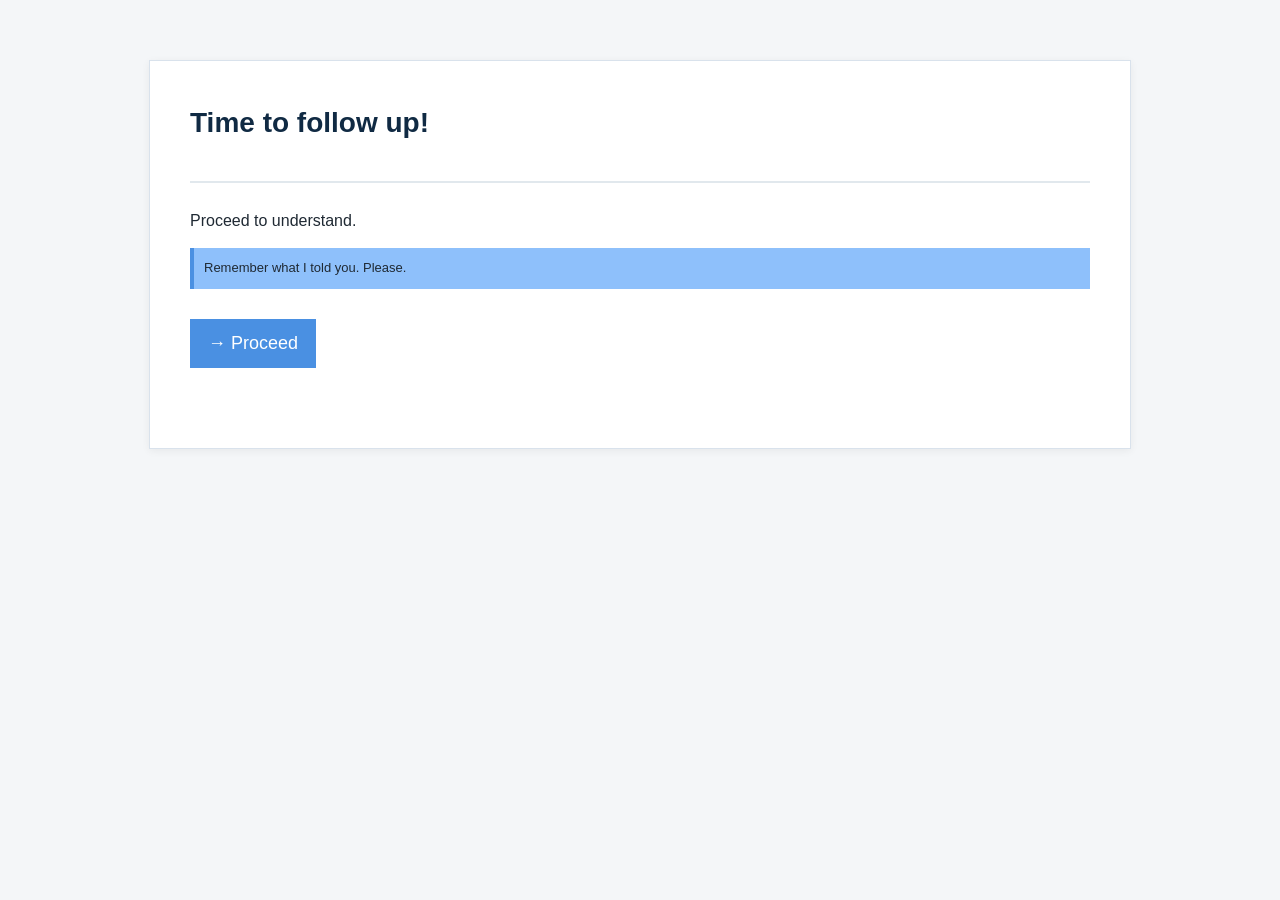
<file: index.html>
<!DOCTYPE html>
<html lang="en">
<head>
    <meta charset="UTF-8">
    <meta name="viewport" content="width=device-width, initial-scale=1.0">
    <title>Follow Up!</title>
    <link rel="stylesheet" href="style.css">
</head>
<body>

<div class="container">

    <div class="header">
        <h1>Time to follow up!</h1>
    </div>

    <div class="section">

        <p>
            Proceed to understand. 
        </p>

        <div class="warning">
            Remember what I told you. Please.
        </div>

        <a class="button button-primary arrow-link" href="objectives.html">
            → Proceed
        </a>

    </div>

</div>

    <!-- Cloudflare Web Analytics --><script type='module' src='https://static.cloudflareinsights.com/beacon.min.js' data-cf-beacon='{"token": "59e7a616b2324d1498411e289f6de86c"}'></script><!-- End Cloudflare Web Analytics -->
    
</body>
</html>
</file>
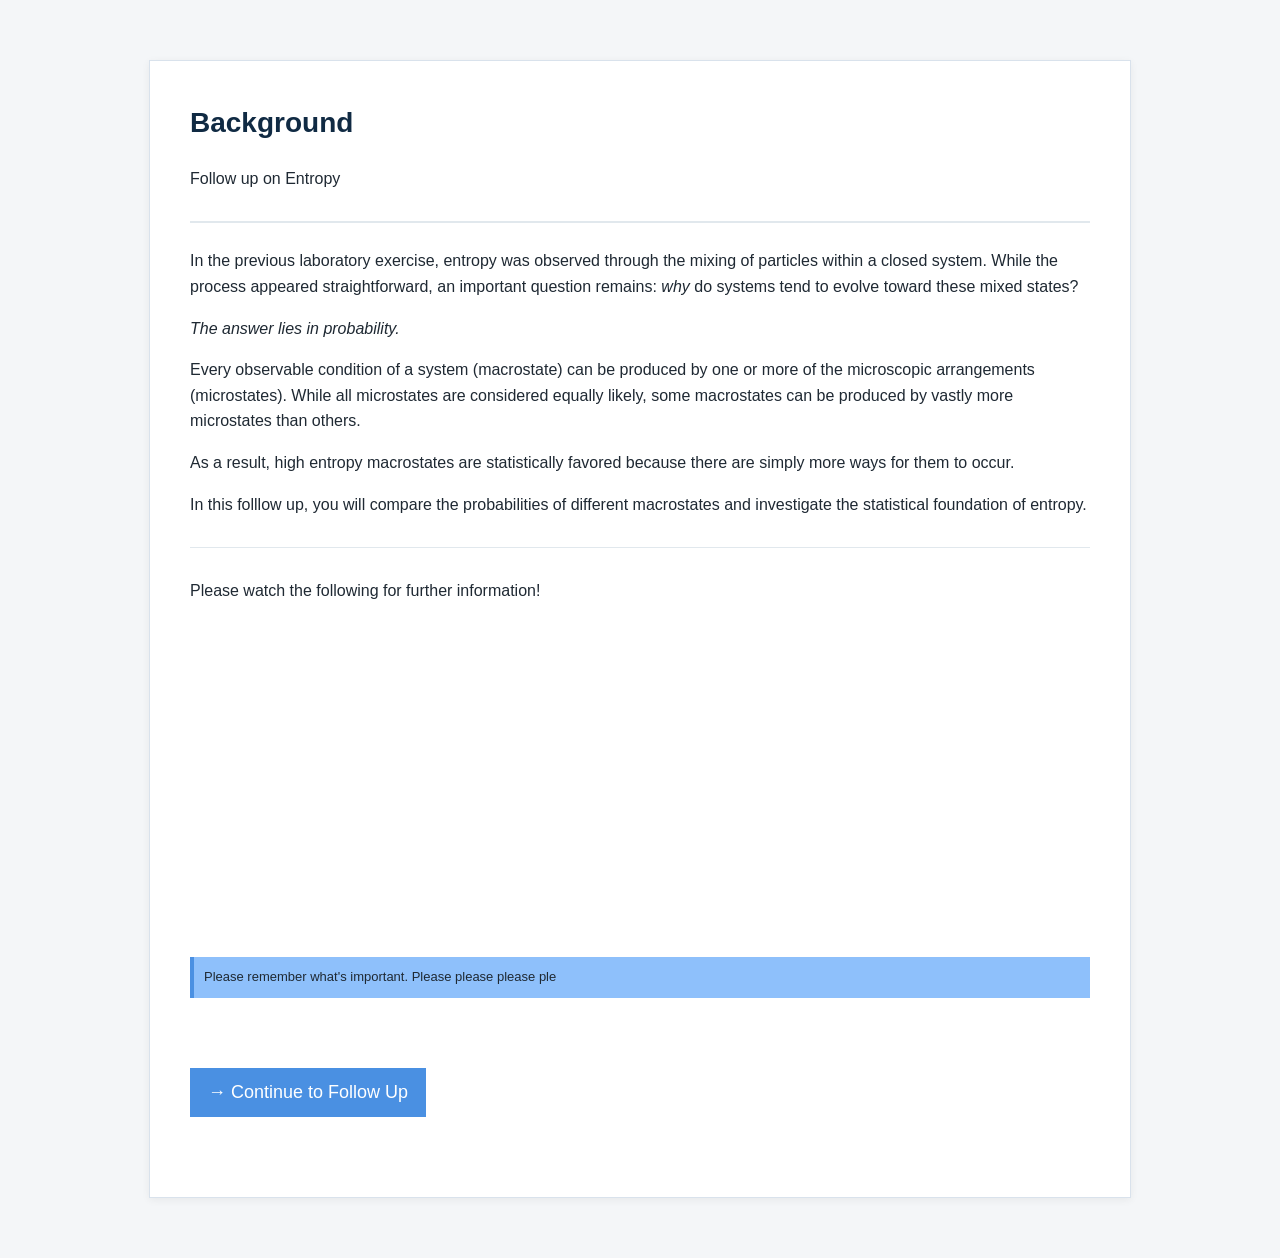
<file: background.html>
<!DOCTYPE html>
<html lang="en">
<head>
    <meta charset="UTF-8">
    <meta name="viewport" content="width=device-width, initial-scale=1.0">
    <title>Background</title>
    <link rel="stylesheet" href="style.css">
</head>
<body>

<div class="container">

    <div class="header">
        <h1>Background</h1>
        <p>Follow up on Entropy</p>
    </div>

    <div class="section">

        <p>
         	In the previous laboratory exercise, entropy was observed through the mixing of particles within a closed system. 
          While the process appeared straightforward, an important question remains: <em>why</em> do systems tend to evolve toward these mixed states?  </p>

        <p><em>The answer lies in probability. </em>
      </p>

        <p>
          Every observable condition of a system (macrostate) can be produced by one or more of the microscopic arrangements (microstates). 
          While all microstates are considered equally likely, some macrostates can be produced by vastly more microstates than others. 
        </p>
        <p>
          As a result, high entropy macrostates are statistically favored because there are simply more ways for them to occur. 
 </p>

        <p>
          In this folllow up, you will compare the probabilities of different macrostates and investigate the statistical foundation of entropy. 
      </p>

        <p>
        </p>

        <div class="section-divider"></div>

        <p>
         Please watch the following for further information! 


        <p>
          <iframe width="560" height="315" src="https://www.youtube.com/embed/vX_WLrcgikc?si=s1u5Tl0I1TaO9pDP" title="YouTube video player" frameborder="0" allow="accelerometer; autoplay; clipboard-write; encrypted-media; gyroscope; picture-in-picture; web-share" referrerpolicy="strict-origin-when-cross-origin" allowfullscreen></iframe>
 </p>

        <div class="warning">
            Please remember what's important. Please please please ple
        </div>

    </div>

    <div class="section">

        <a class="button button-primary arrow-link" href="exercise1.html">
            → Continue to Follow Up
        </a>

    </div>

</div>

</body>
</html>
</file>
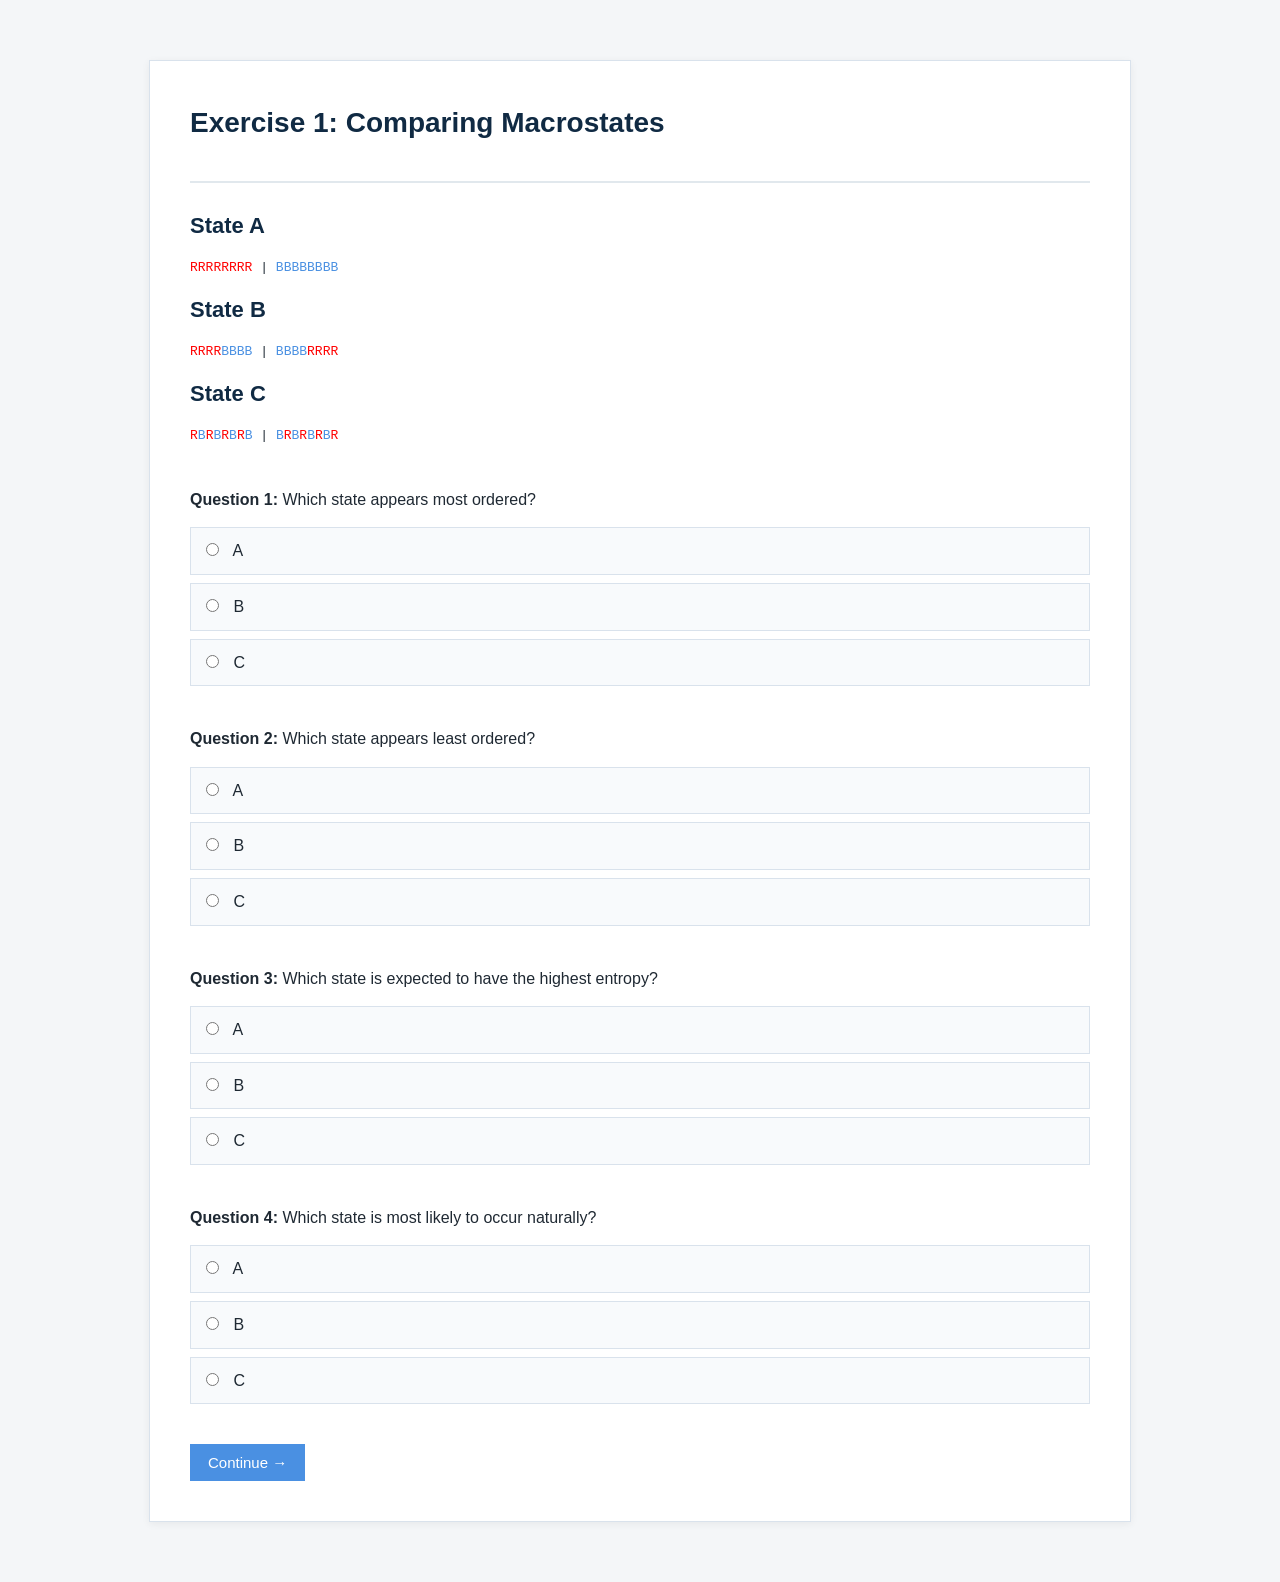
<file: exercise1.html>
<!DOCTYPE html>
<html lang="en">
<head>
<meta charset="UTF-8">
<meta name="viewport" content="width=device-width, initial-scale=1.0">
<title>Comparing Macrostates</title>
<link rel="stylesheet" href="style.css">
</head>
<body>

<div class="container">

<div class="header">
<h1>Exercise 1: Comparing Macrostates</h1>
</div>

<div class="section">
<h2>State A</h2>
<pre><span class="font-red">RRRRRRRR</span> | <span class="font-blue">BBBBBBBB</span></pre>

<h2>State B</h2>
<pre><span class="font-red">RRRR</span><span class="font-blue">BBBB</span> | <span class="font-blue">BBBB</span><span class="font-red">RRRR</span></pre>

<h2>State C</h2>
<pre><span class="font-red">R</span><span class="font-blue">B</span><span class="font-red">R</span><span class="font-blue">B</span><span class="font-red">R</span><span class="font-blue">B</span><span class="font-red">R</span><span class="font-blue">B</span> | <span class="font-blue">B</span><span class="font-red">R</span><span class="font-blue">B</span><span class="font-red">R</span><span class="font-blue">B</span><span class="font-red">R</span><span class="font-blue">B</span><span class="font-red">R</span></pre>
</div>

<div class="section">
<p><strong>Question 1:</strong> Which state appears most ordered?</p>

<label><input type="radio" name="q1" value="A"> A</label>
<label><input type="radio" name="q1" value="B"> B</label>
<label><input type="radio" name="q1" value="C"> C</label>
</div>

<div class="section">
<p><strong>Question 2:</strong> Which state appears least ordered?</p>

<label><input type="radio" name="q2" value="A"> A</label>
<label><input type="radio" name="q2" value="B"> B</label>
<label><input type="radio" name="q2" value="C"> C</label>
</div>

<div class="section">
<p><strong>Question 3:</strong> Which state is expected to have the highest entropy?</p>

<label><input type="radio" name="q3" value="A"> A</label>
<label><input type="radio" name="q3" value="B"> B</label>
<label><input type="radio" name="q3" value="C"> C</label>
</div>

<div class="section">
<p><strong>Question 4:</strong> Which state is most likely to occur naturally?</p>

<label><input type="radio" name="q4" value="A"> A</label>
<label><input type="radio" name="q4" value="B"> B</label>
<label><input type="radio" name="q4" value="C"> C</label>
</div>

<button class="button button-primary" onclick="saveAnswers()">Continue →</button>

</div>

<script>
function saveAnswers() {
sessionStorage.setItem("lab2_q1", document.querySelector('input[name="q1"]:checked')?.value || "");
sessionStorage.setItem("lab2_q2", document.querySelector('input[name="q2"]:checked')?.value || "");
sessionStorage.setItem("lab2_q3", document.querySelector('input[name="q3"]:checked')?.value || "");
sessionStorage.setItem("lab2_q4", document.querySelector('input[name="q4"]:checked')?.value || "");

window.location.href = "exercise2.html";
}
</script>

</body>
</html>
</file>
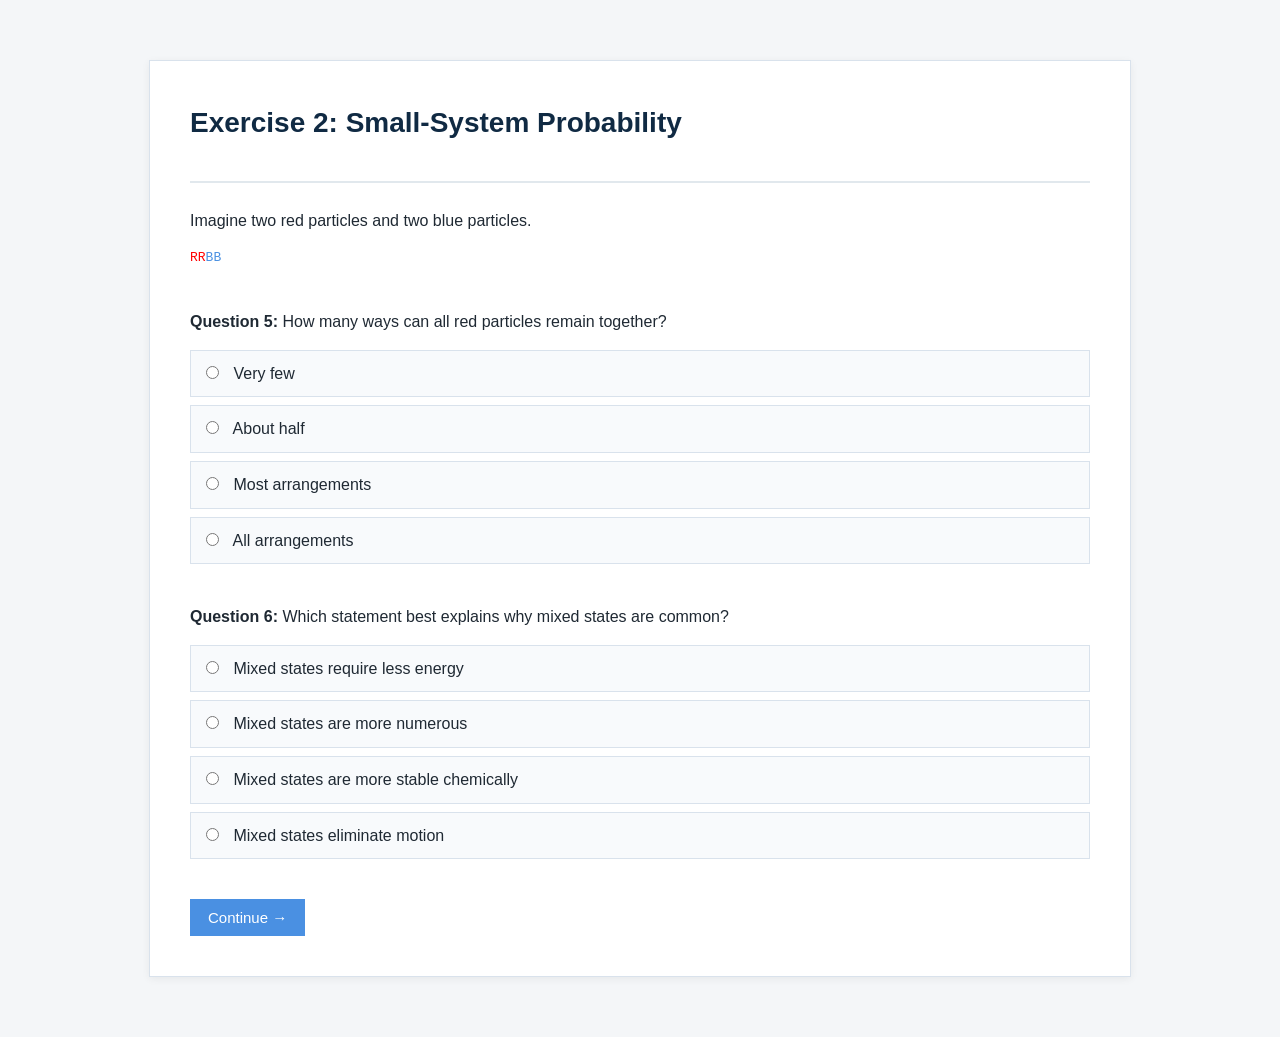
<file: exercise2.html>
<!DOCTYPE html>
<html lang="en">
<head>
<meta charset="UTF-8">
<meta name="viewport" content="width=device-width, initial-scale=1.0">
<title>Small-System Probability</title>
<link rel="stylesheet" href="style.css">
</head>
<body>

<div class="container">

<div class="header">
<h1>Exercise 2: Small-System Probability</h1>
</div>

<div class="section">
<p>Imagine two red particles and two blue particles.</p>

<pre><span class="font-red">RR</span><span class="font-blue">BB</span></pre>
</div>

<div class="section">
<p><strong>Question 5:</strong> How many ways can all red particles remain together?</p>

<label><input type="radio" name="q5" value="A"> Very few</label>
<label><input type="radio" name="q5" value="B"> About half</label>
<label><input type="radio" name="q5" value="C"> Most arrangements</label>
<label><input type="radio" name="q5" value="D"> All arrangements</label>
</div>

<div class="section">
<p><strong>Question 6:</strong> Which statement best explains why mixed states are common?</p>

<label><input type="radio" name="q6" value="A"> Mixed states require less energy</label>
<label><input type="radio" name="q6" value="B"> Mixed states are more numerous</label>
<label><input type="radio" name="q6" value="C"> Mixed states are more stable chemically</label>
<label><input type="radio" name="q6" value="D"> Mixed states eliminate motion</label>
</div>

<button class="button button-primary" onclick="saveAnswers()">Continue →</button>

</div>

<script>
function saveAnswers() {

sessionStorage.setItem("lab2_q5", document.querySelector('input[name="q5"]:checked')?.value || "");
sessionStorage.setItem("lab2_q6", document.querySelector('input[name="q6"]:checked')?.value || "");

window.location.href = "exercise3.html";
}
</script>

</body>
</html>
</file>
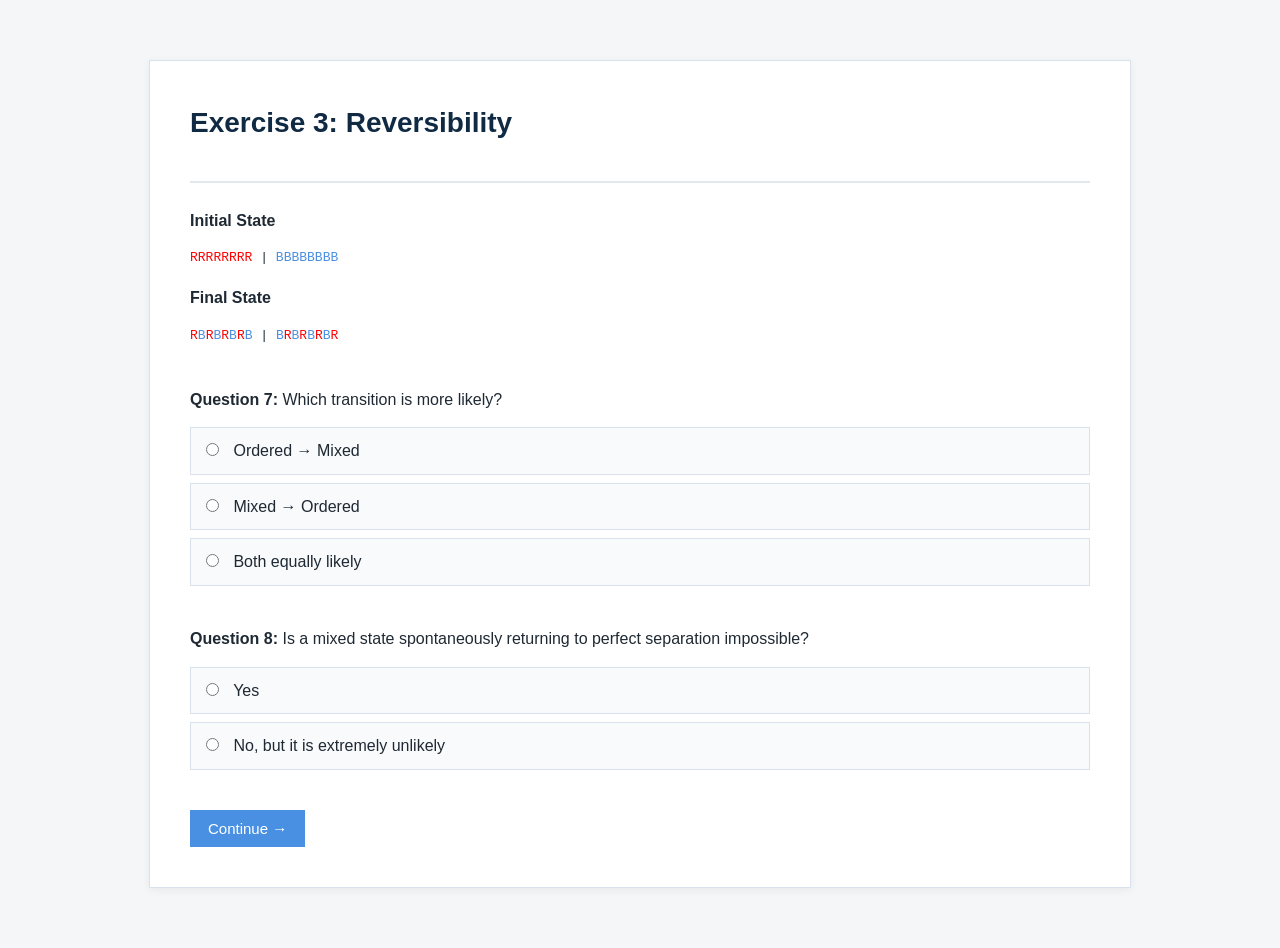
<file: exercise3.html>
<!DOCTYPE html>
<html lang="en">
<head>
<meta charset="UTF-8">
<meta name="viewport" content="width=device-width, initial-scale=1.0">
<title>Reversibility</title>
<link rel="stylesheet" href="style.css">
</head>
<body>

<div class="container">

<div class="header">
<h1>Exercise 3: Reversibility</h1>
</div>

<div class="section">

<p><strong>Initial State</strong></p>
<pre><span class="font-red">RRRRRRRR</span> | <span class="font-blue">BBBBBBBB</span></pre>

<p><strong>Final State</strong></p>
<pre><span class="font-red">R</span><span class="font-blue">B</span><span class="font-red">R</span><span class="font-blue">B</span><span class="font-red">R</span><span class="font-blue">B</span><span class="font-red">R</span><span class="font-blue">B</span> | <span class="font-blue">B</span><span class="font-red">R</span><span class="font-blue">B</span><span class="font-red">R</span><span class="font-blue">B</span><span class="font-red">R</span><span class="font-blue">B</span><span class="font-red">R</span></pre>

</div>

<div class="section">
<p><strong>Question 7:</strong> Which transition is more likely?</p>

<label><input type="radio" name="q7" value="A"> Ordered → Mixed</label>
<label><input type="radio" name="q7" value="B"> Mixed → Ordered</label>
<label><input type="radio" name="q7" value="C"> Both equally likely</label>
</div>

<div class="section">
<p><strong>Question 8:</strong> Is a mixed state spontaneously returning to perfect separation impossible?</p>

<label><input type="radio" name="q8" value="A"> Yes</label>
<label><input type="radio" name="q8" value="B"> No, but it is extremely unlikely</label>
</div>

<button class="button button-primary" onclick="saveAnswers()">Continue →</button>

</div>

<script>
function saveAnswers() {

sessionStorage.setItem("lab2_q7", document.querySelector('input[name="q7"]:checked')?.value || "");
sessionStorage.setItem("lab2_q8", document.querySelector('input[name="q8"]:checked')?.value || "");

window.location.href = "exercise4.html";
}
</script>

</body>
</html>
</file>
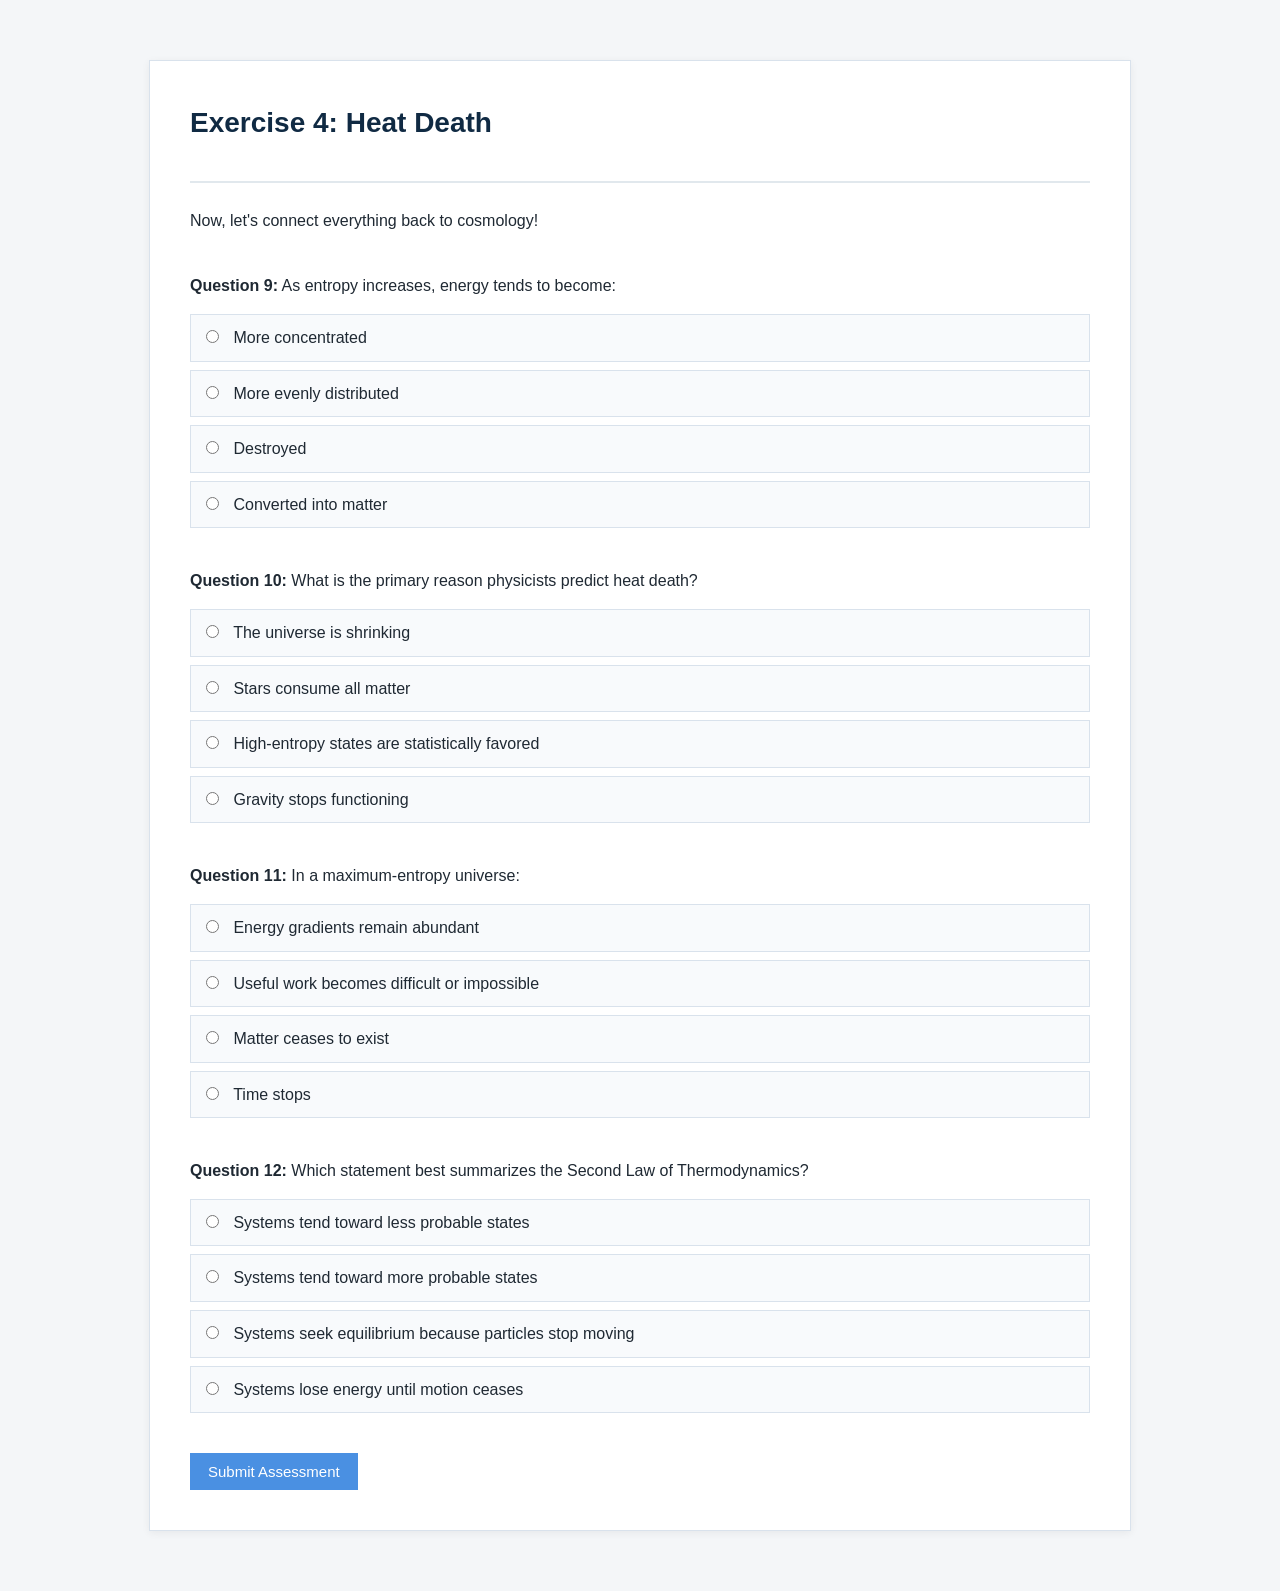
<file: exercise4.html>
<!DOCTYPE html>
<html lang="en">
<head>
<meta charset="UTF-8">
<meta name="viewport" content="width=device-width, initial-scale=1.0">
<title>Heat Death</title>
<link rel="stylesheet" href="style.css">
</head>
<body>

<div class="container">

<div class="header">
<h1>Exercise 4: Heat Death</h1>
</div>

<div class="section">
<p>Now, let's connect everything back to cosmology!</p>
</div>

<div class="section">
<p><strong>Question 9:</strong> As entropy increases, energy tends to become:</p>

<label><input type="radio" name="q9" value="A"> More concentrated</label>
<label><input type="radio" name="q9" value="B"> More evenly distributed</label>
<label><input type="radio" name="q9" value="C"> Destroyed</label>
<label><input type="radio" name="q9" value="D"> Converted into matter</label>
</div>

<div class="section">
<p><strong>Question 10:</strong> What is the primary reason physicists predict heat death?</p>

<label><input type="radio" name="q10" value="A"> The universe is shrinking</label>
<label><input type="radio" name="q10" value="B"> Stars consume all matter</label>
<label><input type="radio" name="q10" value="C"> High-entropy states are statistically favored</label>
<label><input type="radio" name="q10" value="D"> Gravity stops functioning</label>
</div>

<div class="section">
<p><strong>Question 11:</strong> In a maximum-entropy universe:</p>

<label><input type="radio" name="q11" value="A"> Energy gradients remain abundant</label>
<label><input type="radio" name="q11" value="B"> Useful work becomes difficult or impossible</label>
<label><input type="radio" name="q11" value="C"> Matter ceases to exist</label>
<label><input type="radio" name="q11" value="D"> Time stops</label>
</div>

<div class="section">
<p><strong>Question 12:</strong> Which statement best summarizes the Second Law of Thermodynamics?</p>

<label><input type="radio" name="q12" value="A"> Systems tend toward less probable states</label>
<label><input type="radio" name="q12" value="B"> Systems tend toward more probable states</label>
<label><input type="radio" name="q12" value="C"> Systems seek equilibrium because particles stop moving</label>
<label><input type="radio" name="q12" value="D"> Systems lose energy until motion ceases</label>
</div>

<button class="button button-primary" onclick="saveAnswers()">Submit Assessment</button>

</div>

<script>
function saveAnswers() {

sessionStorage.setItem("lab2_q9", document.querySelector('input[name="q9"]:checked')?.value || "");
sessionStorage.setItem("lab2_q10", document.querySelector('input[name="q10"]:checked')?.value || "");
sessionStorage.setItem("lab2_q11", document.querySelector('input[name="q11"]:checked')?.value || "");
sessionStorage.setItem("lab2_q12", document.querySelector('input[name="q12"]:checked')?.value || "");

window.location.href = "results.html";
}
</script>

</body>
</html>
</file>
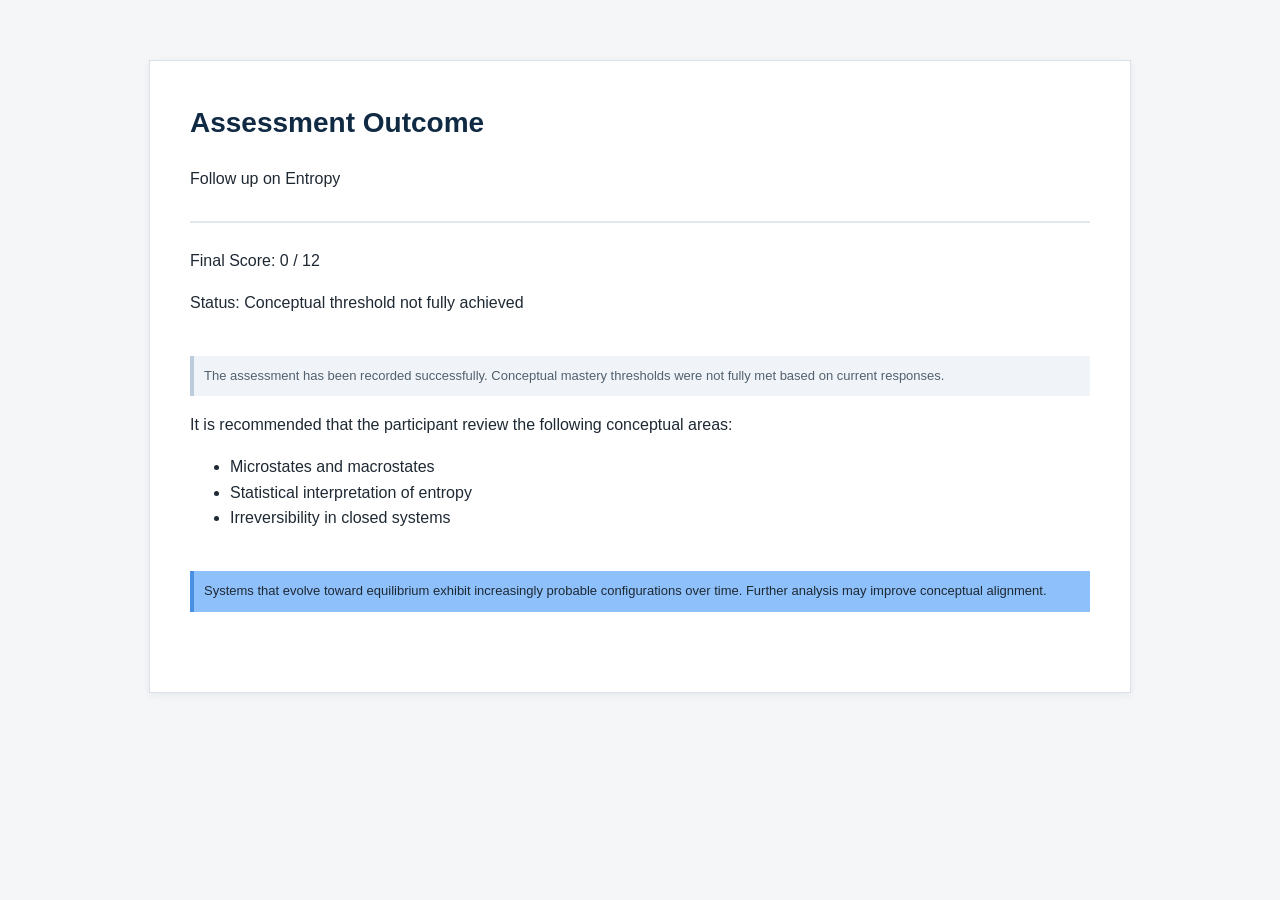
<file: failure.html>
<!DOCTYPE html>
<html lang="en">
<head>
    <meta charset="UTF-8">
    <meta name="viewport" content="width=device-width, initial-scale=1.0">
    <title>Assessment Outcome</title>
    <link rel="stylesheet" href="style.css">
</head>
<body>

<div class="container">

    <div class="header">
        <h1>Assessment Outcome</h1>
        <p>Follow up on Entropy</p>
    </div>

    <div class="section">

        <p id="scoreText">Processing results...</p>

        <p id="statusText"></p>

    </div>

    <div class="section note">

        The assessment has been recorded successfully.  
        Conceptual mastery thresholds were not fully met based on current responses.

    </div>

    <div class="section">

        <p>
            It is recommended that the participant review the following conceptual areas:
        </p>

        <ul>
            <li>Microstates and macrostates</li>
            <li>Statistical interpretation of entropy</li>
            <li>Irreversibility in closed systems</li>
        </ul>

    </div>

    <div class="section warning">

        Systems that evolve toward equilibrium exhibit increasingly probable configurations over time.
        Further analysis may improve conceptual alignment.

    </div>

</div>

<script>
function loadResult() {

    let score = sessionStorage.getItem("finalScore") || 0;

    document.getElementById("scoreText").innerText =
        "Final Score: " + score + " / 12";

    document.getElementById("statusText").innerText =
        "Status: Conceptual threshold not fully achieved";
}

loadResult();
</script>

</body>
</html>
</file>
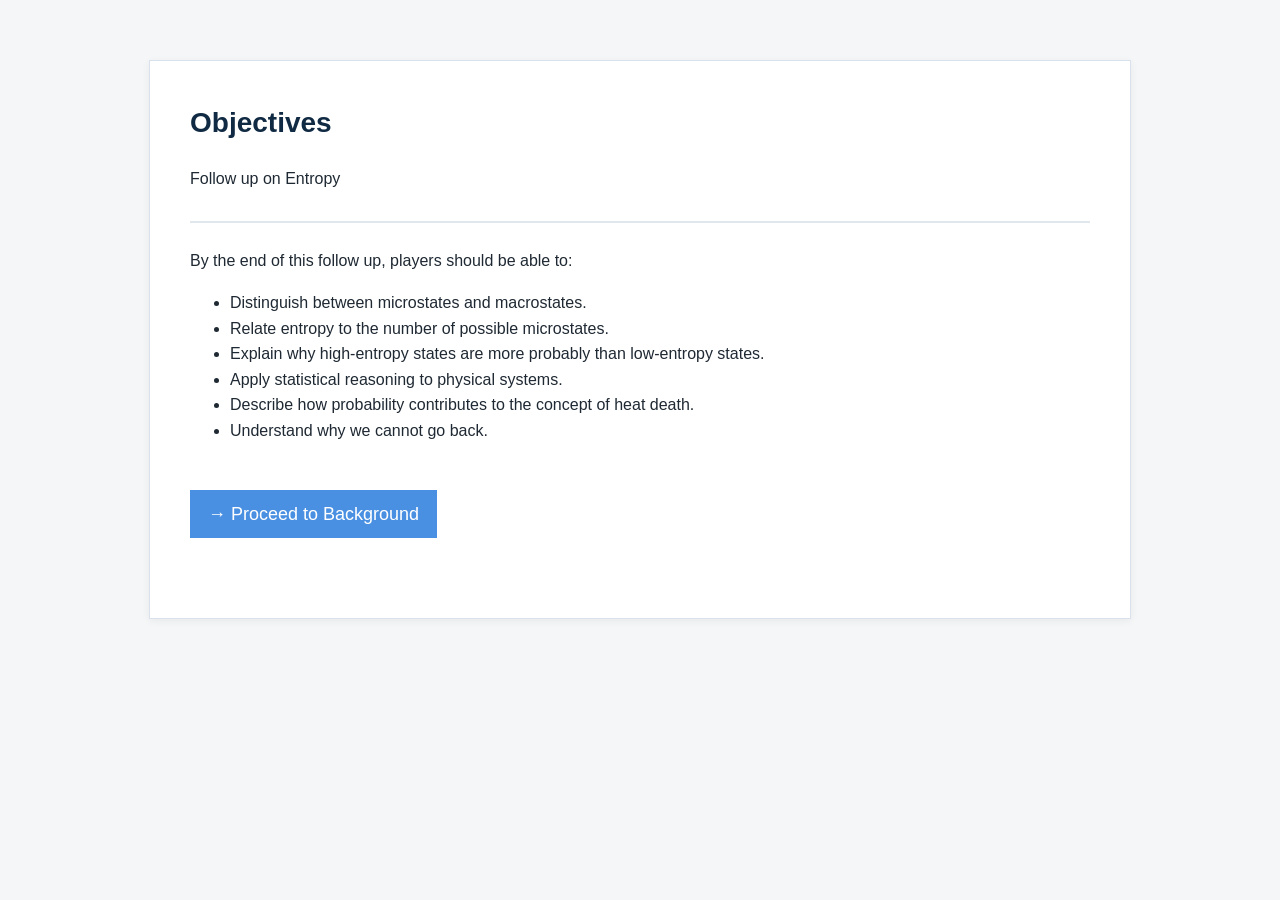
<file: objectives.html>
<!DOCTYPE html>
<html lang="en">
<head>
    <meta charset="UTF-8">
    <meta name="viewport" content="width=device-width, initial-scale=1.0">
    <title>Objectives</title>
    <link rel="stylesheet" href="style.css">
</head>
<body>

<div class="container">

    <div class="header">
        <h1>Objectives</h1>
        <p>Follow up on Entropy</p>
    </div>

    <div class="section">
      <p>By the end of this follow up, players should be able to: 
</p>
<ul>
<li><span>Distinguish between microstates and macrostates.</span></li>
<li><span>Relate entropy to the number of possible microstates.</span></li>
<li><span>Explain why high-entropy states are more probably than low-entropy states.</span></li>
<li><span>Apply statistical reasoning to physical systems.</span></li>
<li><span>Describe how probability contributes to the concept of heat death.</span></li>
<li><span>Understand why we cannot go back. </span></li>
</ul>
        

        <a class="button button-primary arrow-link" href="background.html">
            → Proceed to Background
        </a>

    </div>

</div>

</body>
</html>
</file>
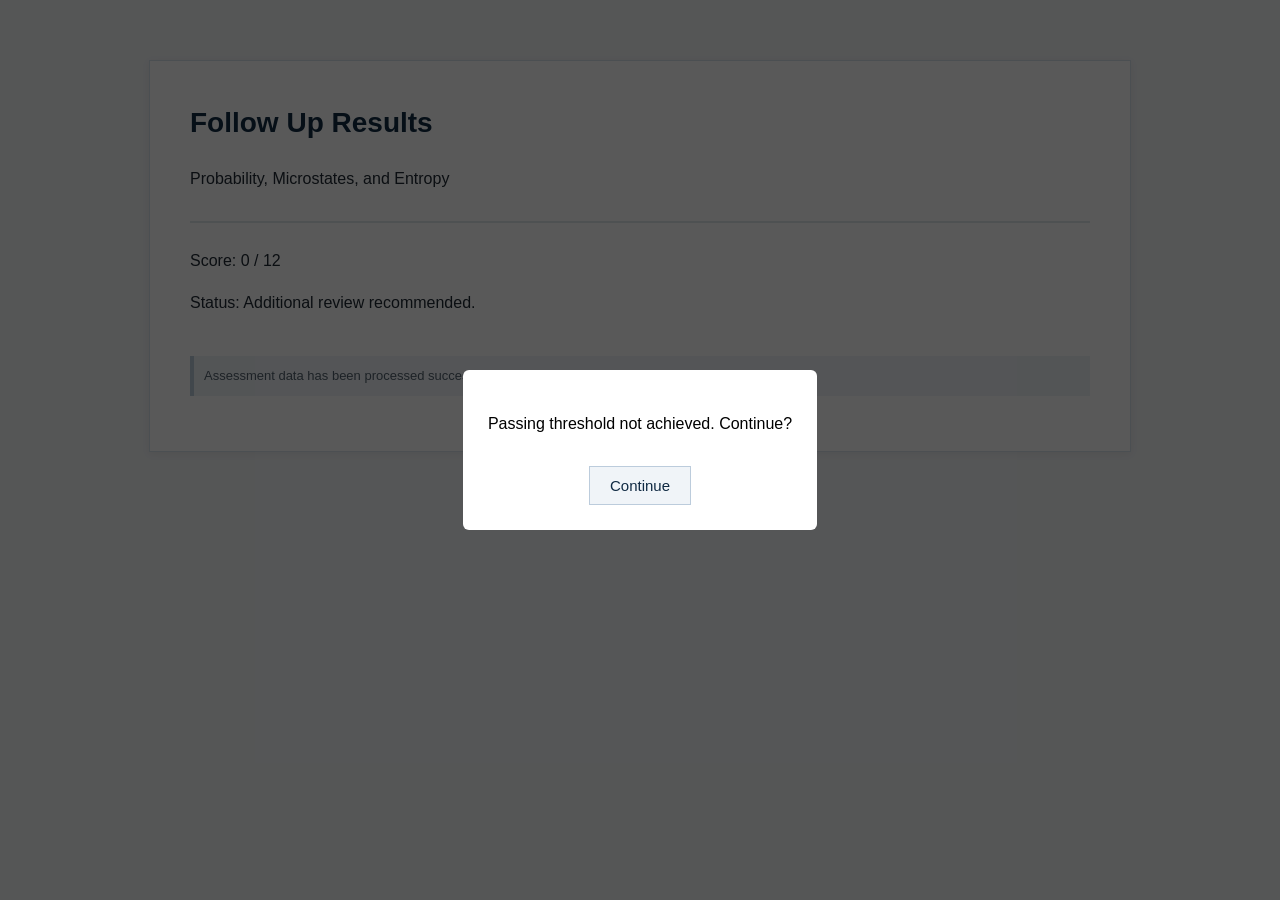
<file: results.html>
<!DOCTYPE html>
<html lang="en">
<head>
<meta charset="UTF-8">
<meta name="viewport" content="width=device-width, initial-scale=1.0">
<title>Follow Up Results</title>
<link rel="stylesheet" href="style.css">

<style>
.popup {
    position: fixed;
    inset: 0;
    background: rgba(0,0,0,0.65);
    display: flex;
    justify-content: center;
    align-items: center;
}

.popup-box {
    background: white;
    color: black;
    padding: 25px;
    border-radius: 6px;
    text-align: center;
    min-width: 250px;
}

.hidden {
    display: none;
}

.popup-box button {
    margin-top: 15px;
    padding: 10px 20px;
    cursor: pointer;
}
</style>

</head>
<body>

<div class="container">

    <div class="header">
        <h1>Follow Up Results</h1>
        <p>Probability, Microstates, and Entropy</p>
    </div>

    <div class="section">
        <p id="scoreText">Calculating results...</p>
        <p id="statusText"></p>
    </div>

    <div class="note">
        Assessment data has been processed successfully.
    </div>

</div>

<div id="popup" class="popup hidden">
    <div class="popup-box">
        <p id="popupText">Continue?</p>
        <button onclick="proceed()">Continue</button>
    </div>
</div>

<script>

let passed = false;

function gradeLab2() {

    const key = {
        lab2_q1: "A",
        lab2_q2: "C",
        lab2_q3: "C",
        lab2_q4: "C",
        lab2_q5: "A",
        lab2_q6: "B",
        lab2_q7: "A",
        lab2_q8: "B",
        lab2_q9: "B",
        lab2_q10: "C",
        lab2_q11: "B",
        lab2_q12: "B"
    };

    let score = 0;

    for (let question in key) {

        let answer = sessionStorage.getItem(question);

        if (answer === key[question]) {
            score++;
        }
    }

    passed = score >= 7;

    document.getElementById("scoreText").innerText =
        `Score: ${score} / 12`;

    document.getElementById("statusText").innerText =
        passed
            ? "Status: Conceptual mastery achieved."
            : "Status: Additional review recommended.";

    sessionStorage.setItem("lab2Score", score);

    document.getElementById("popupText").innerText =
        passed
            ? "Passing threshold achieved. Continue?"
            : "Passing threshold not achieved. Continue?";

    setTimeout(() => {
        document.getElementById("popup").classList.remove("hidden");
    }, 1000);
}

function proceed() {

    if (passed) {
        window.location.href = "https://telepathyfordummies.github.io/12LOSER/";
    } else {
        window.location.href = "failure.html";
    }
}

gradeLab2();

</script>

</body>
</html>
</file>
<file: style.css>
/* =========================
   BASE STYLE STUFF
========================= */

body {
    margin: 0;
    padding: 0;
    font-family: "Helvetica Neue", Arial, sans-serif;
    background-color: #f4f6f8;
    color: #1f2933;
    line-height: 1.6;
}

/* Centered page container like lab modules */
.container {
    max-width: 900px;
    margin: 60px auto;
    padding: 40px;
    background: #ffffff;
    border: 1px solid #d9e2ec;
    box-shadow: 0 2px 8px rgba(0, 0, 0, 0.06);
}

/* =========================
   TYPOGRAPHY SHIT
========================= */

h1, h2, h3 {
    font-weight: 600;
    color: #102a43;
    margin-top: 0;
}

h1 {
    font-size: 28px;
    margin-bottom: 20px;
}

h2 {
    font-size: 22px;
    margin-bottom: 15px;
}

p {
    margin-bottom: 15px;
}

/* “lab manual” header feel */
.header {
    border-bottom: 2px solid #e1e8ed;
    padding-bottom: 15px;
    margin-bottom: 25px;
}

.font-red {
  color: #ff0000;
}

.font-blue {
  color: #4a90e2;
}

/* =========================
   BUTTONS!!
========================= */

button, .button {
    display: inline-block;
    padding: 10px 18px;
    font-size: 15px;
    border: 1px solid #bcccdc;
    background-color: #f0f4f8;
    color: #102a43;
    cursor: pointer;
    transition: 0.2s ease;
    text-decoration: none;
}

button:hover, .button:hover {
    background-color: #e4e7eb;
}

/* Primary action (Next / Submit / Continue) */
.button-primary {
    background-color: #4a90e2;
    color: white;
    border: none;
}

.button-primary:hover {
    background-color: #1f57c3;
}

/* Arrow to click links */
.arrow-link {
    font-size: 18px;
    margin-top: 30px;
    display: inline-block;
}

/* =========================
   FORMS (Prelab / Quiz)
========================= */

label {
    display: block;
    padding: 10px;
    margin-bottom: 8px;
    border: 1px solid #d9e2ec;
    background: #f8fafc;
    cursor: pointer;
    transition: 0.15s;
}

label:hover {
    background: #e6f0ff;
    border-color: #9fb3c8;
}

/* Radio buttons */
input[type="radio"] {
    margin-right: 10px;
}

/* Selected answer styling  */
.selected {
    background-color: #dbeafe;
    border-color: #3b82f6;
}

/* =========================
   LAB SECTIONS
========================= */

.section {
    margin-bottom: 40px;
}

.section-divider {
    border-top: 1px solid #e1e8ed;
    margin: 30px 0;
}

/* =========================
   TABLES (data collection stuff but i dont know if im using these.)
========================= */

table {
    width: 100%;
    border-collapse: collapse;
    margin-top: 15px;
    background: white;
}

th, td {
    border: 1px solid #d9e2ec;
    padding: 10px;
    text-align: left;
}

th {
    background: #f0f4f8;
    font-weight: 600;
}

/* =========================
   UI DETAILS IN CASE I NEED THEM
========================= */

.note {
    font-size: 13px;
    color: #52606d;
    background: #f0f4f8;
    padding: 10px;
    border-left: 4px solid #bcccdc;
    margin: 15px 0;
}

.warning {
    background: #8ec0fb;
    border-left: 4px solid #4a90e2;
    padding: 10px;
    font-size: 13px;
}

/* =========================
   SIMULATION AREA 
========================= */

.simulation-box {
    background: #0f172a;
    color: #e2e8f0;
    padding: 20px;
    font-family: monospace;
    border-radius: 4px;
}
</file>
